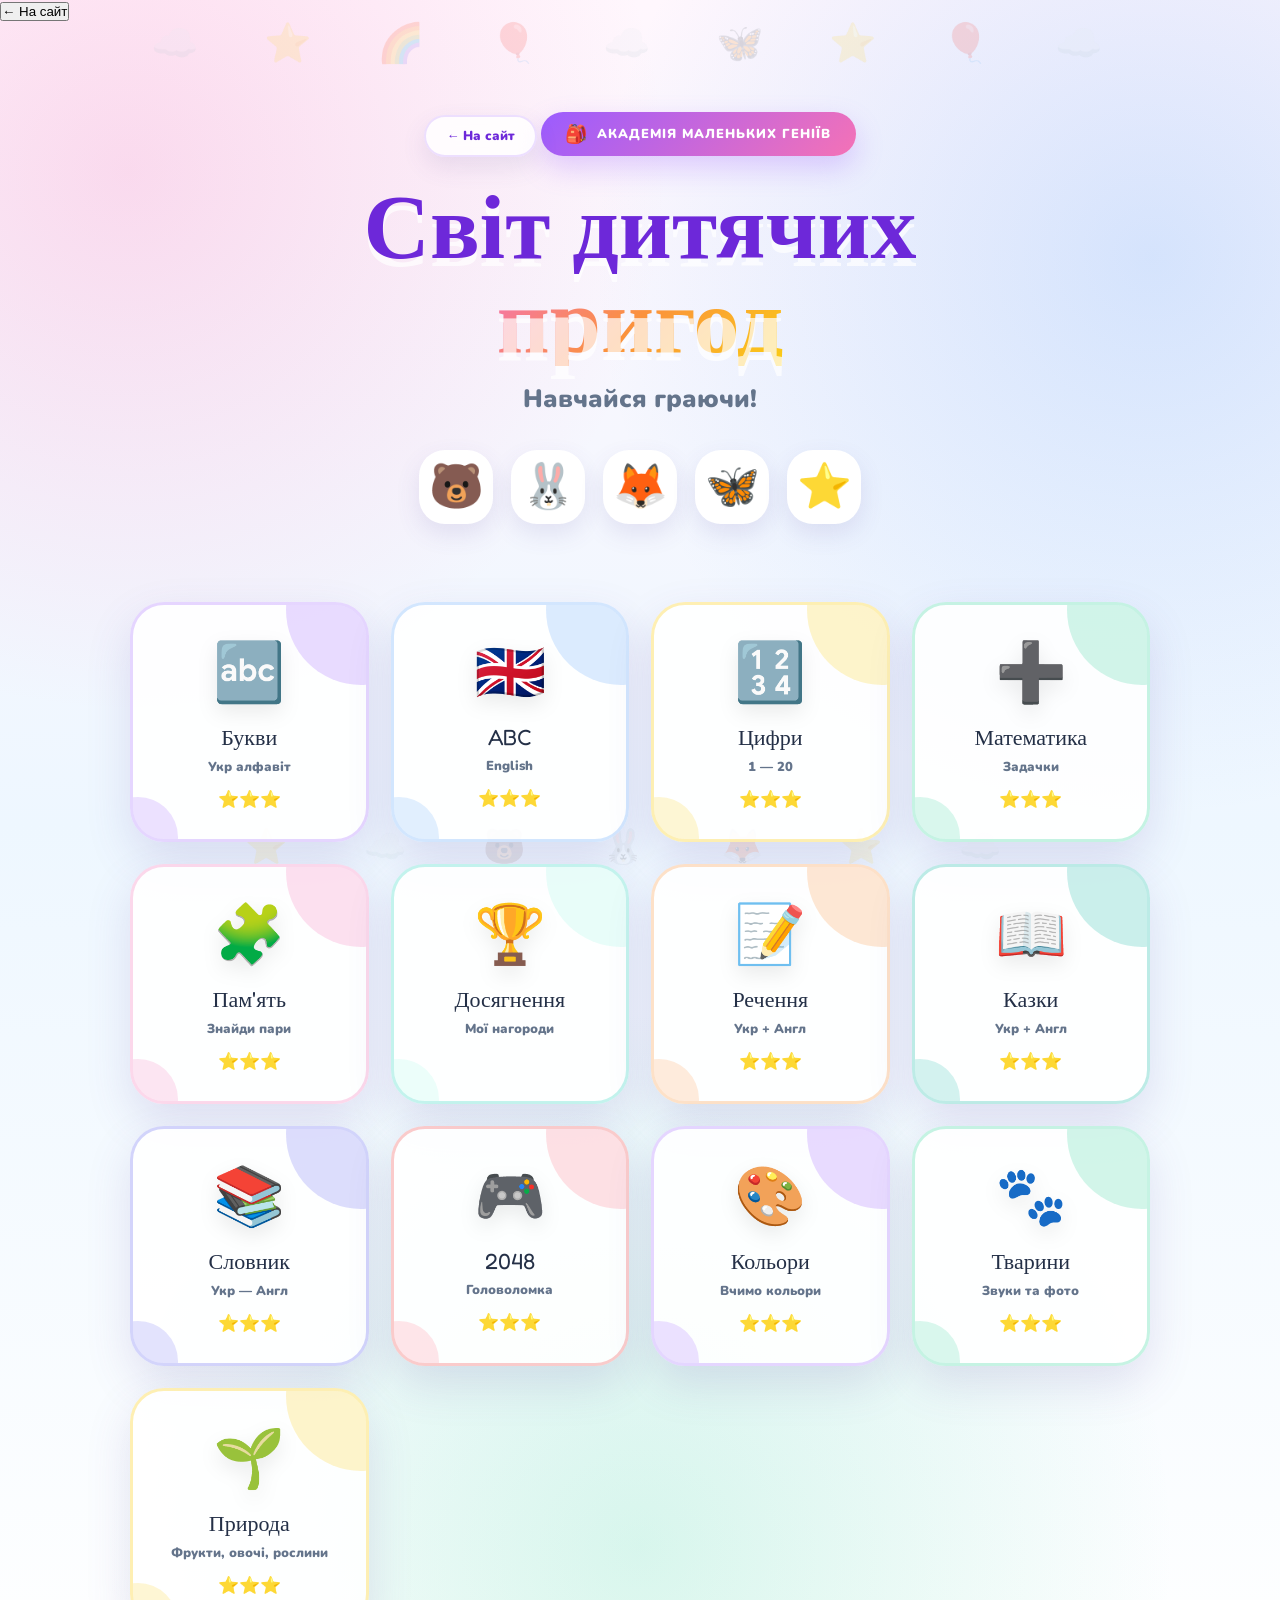
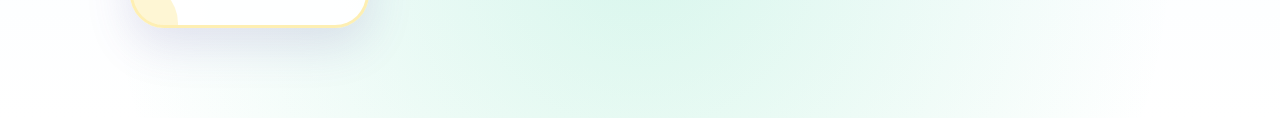
<file: games.html>
<!DOCTYPE html>
<html lang="uk">
<head>
  <meta charset="UTF-8">
  <meta name="viewport" content="width=device-width, initial-scale=1.0">
  <title>Дитяча Академія — Cherkasy Girls Club</title>
  <link href="https://fonts.googleapis.com/css2?family=Nunito:wght@400;600;700;800;900&family=Fredoka+One&display=swap" rel="stylesheet">
  <link rel="stylesheet" href="games.css">
</head>
<body>

<button class="back-home" onclick="goToSiteHome()">← На сайт</button>

<!-- ГОЛОВНИЙ ЕКРАН -->
<div id="mainScreen" class="screen active">
  <div class="stars-bg"></div>
  <div class="main-hero">
    <a href="index.html" class="site-link-btn">← На сайт</a>
    <div class="academy-badge">Академія маленьких геніїв</div>
    <h1 class="main-title">Світ дитячих<br><span>пригод</span></h1>
    <p class="main-sub">Навчайся граючи!</p>
    <div class="animals">
      <span class="animal a1">🐻</span>
      <span class="animal a2">🐰</span>
      <span class="animal a3">🦊</span>
      <span class="animal a4">🦋</span>
      <span class="animal a5">⭐</span>
    </div>
  </div>

  <div class="games-grid">
    <div class="game-card purple" onclick="openGame('alphabet-uk')">
      <div class="game-icon">🔤</div>
      <div class="game-title">Букви</div>
      <div class="game-sub">Укр алфавіт</div>
      <div class="game-stars" id="stars-alphabet-uk">⭐⭐⭐</div>
    </div>
    <div class="game-card blue" onclick="openGame('alphabet-en')">
      <div class="game-icon">🇬🇧</div>
      <div class="game-title">ABC</div>
      <div class="game-sub">English</div>
      <div class="game-stars" id="stars-alphabet-en">⭐⭐⭐</div>
    </div>
    <div class="game-card yellow" onclick="openGame('numbers')">
      <div class="game-icon">🔢</div>
      <div class="game-title">Цифри</div>
      <div class="game-sub">1 — 20</div>
      <div class="game-stars" id="stars-numbers">⭐⭐⭐</div>
    </div>
    <div class="game-card green" onclick="openGame('math')">
      <div class="game-icon">➕</div>
      <div class="game-title">Математика</div>
      <div class="game-sub">Задачки</div>
      <div class="game-stars" id="stars-math">⭐⭐⭐</div>
    </div>
    <div class="game-card pink" onclick="openGame('memory')">
      <div class="game-icon">🧩</div>
      <div class="game-title">Пам'ять</div>
      <div class="game-sub">Знайди пари</div>
      <div class="game-stars" id="stars-memory">⭐⭐⭐</div>
    </div>
    <div class="game-card mint" onclick="openGame('achievements')">
      <div class="game-icon">🏆</div>
      <div class="game-title">Досягнення</div>
      <div class="game-sub">Мої нагороди</div>
      <div class="game-stars"></div>
    </div>
    <div class="game-card orange" onclick="openGame('sentences')">
      <div class="game-icon">📝</div>
      <div class="game-title">Речення</div>
      <div class="game-sub">Укр + Англ</div>
      <div class="game-stars" id="stars-sentences">⭐⭐⭐</div>
    </div>
    <div class="game-card teal" onclick="openGame('tales')">
      <div class="game-icon">📖</div>
      <div class="game-title">Казки</div>
      <div class="game-sub">Укр + Англ</div>
      <div class="game-stars" id="stars-tales">⭐⭐⭐</div>
    </div>
    <div class="game-card indigo" onclick="openGame('dictionary')">
      <div class="game-icon">📚</div>
      <div class="game-title">Словник</div>
      <div class="game-sub">Укр — Англ</div>
      <div class="game-stars" id="stars-dictionary">⭐⭐⭐</div>
    </div>
    <div class="game-card red" onclick="openGame('game2048')">
      <div class="game-icon">🎮</div>
      <div class="game-title">2048</div>
      <div class="game-sub">Головоломка</div>
      <div class="game-stars" id="stars-game2048">⭐⭐⭐</div>
    </div>
    <div class="game-card purple" onclick="openGame('colors')">
      <div class="game-icon">🎨</div>
      <div class="game-title">Кольори</div>
      <div class="game-sub">Вчимо кольори</div>
      <div class="game-stars" id="stars-colors">⭐⭐⭐</div>
    </div>
    <div class="game-card green" onclick="openGame('animals')">
      <div class="game-icon">🐾</div>
      <div class="game-title">Тварини</div>
      <div class="game-sub">Звуки та фото</div>
      <div class="game-stars" id="stars-animals">⭐⭐⭐</div>
    </div>
    <div class="game-card yellow" onclick="openGame('plants')">
      <div class="game-icon">🌱</div>
      <div class="game-title">Природа</div>
      <div class="game-sub">Фрукти, овочі, рослини</div>
      <div class="game-stars" id="stars-plants">⭐⭐⭐</div>
    </div>
  </div>
</div>

<!-- ГРА: БУКВИ УКРАЇНСЬКІ -->
<div id="game-alphabet-uk" class="screen game-screen">
  <div class="game-header">
    <button class="back-btn" onclick="goHome()">←</button>
    <h2>Українські букви</h2>
    <div class="score-badge" id="score-alphabet-uk">0</div>
    <a href="index.html" class="game-site-link">На сайт →</a>
  </div>
  <div class="progress-bar"><div class="progress-fill" id="prog-alphabet-uk"></div></div>
  <div class="game-area" id="area-alphabet-uk"></div>
</div>

<!-- ГРА: ABC ENGLISH -->
<div id="game-alphabet-en" class="screen game-screen">
  <div class="game-header">
    <button class="back-btn" onclick="goHome()">←</button>
    <h2>English ABC</h2>
    <div class="score-badge" id="score-alphabet-en">0</div>
    <a href="index.html" class="game-site-link">На сайт →</a>
  </div>
  <div class="progress-bar"><div class="progress-fill" id="prog-alphabet-en"></div></div>
  <div class="game-area" id="area-alphabet-en"></div>
</div>

<!-- ГРА: ЦИФРИ -->
<div id="game-numbers" class="screen game-screen">
  <div class="game-header">
    <button class="back-btn" onclick="goHome()">←</button>
    <h2>Вивчаємо цифри</h2>
    <div class="score-badge" id="score-numbers">0</div>
    <a href="index.html" class="game-site-link">На сайт →</a>
  </div>
  <div class="progress-bar"><div class="progress-fill" id="prog-numbers"></div></div>
  <div class="game-area" id="area-numbers"></div>
</div>

<!-- ГРА: МАТЕМАТИКА -->
<div id="game-math" class="screen game-screen">
  <div class="game-header">
    <button class="back-btn" onclick="goHome()">←</button>
    <h2>Математика</h2>
    <div class="score-badge" id="score-math">0</div>
    <a href="index.html" class="game-site-link">На сайт →</a>
  </div>
  <div class="level-select" id="math-level-select">
    <button class="level-btn active" onclick="setMathLevel('add',this)">➕ Додавання</button>
    <button class="level-btn" onclick="setMathLevel('sub',this)">➖ Віднімання</button>
    <button class="level-btn" onclick="setMathLevel('mul',this)">✖ Множення</button>
    <button class="level-btn" onclick="setMathLevel('div',this)">➗ Ділення</button>
  </div>
  <div class="progress-bar"><div class="progress-fill" id="prog-math"></div></div>
  <div class="game-area" id="area-math"></div>
</div>

<!-- ГРА: ПАМ'ЯТЬ -->
<div id="game-memory" class="screen game-screen">
  <div class="game-header">
    <button class="back-btn" onclick="goHome()">←</button>
    <h2>Знайди пари</h2>
    <div class="score-badge" id="score-memory">0</div>
    <a href="index.html" class="game-site-link">На сайт →</a>
  </div>
  <div class="progress-bar"><div class="progress-fill" id="prog-memory"></div></div>
  <div class="game-area" id="area-memory"></div>
</div>

<!-- ДОСЯГНЕННЯ -->
<div id="game-achievements" class="screen game-screen">
  <div class="game-header">
    <button class="back-btn" onclick="goHome()">←</button>
    <h2>Мої досягнення</h2>
  </div>
  <div class="achievements-area" id="achievements-area"></div>
</div>

<!-- ГРА: РЕЧЕННЯ -->
<div id="game-sentences" class="screen game-screen">
  <div class="game-header">
    <button class="back-btn" onclick="goHome()">←</button>
    <h2>Склади речення</h2>
    <div class="score-badge" id="score-sentences">0</div>
    <a href="index.html" class="game-site-link">На сайт →</a>
  </div>
  <div class="level-select">
    <button class="level-btn active" onclick="setSentenceLang('uk',this)">🇺🇦 Українська</button>
    <button class="level-btn" onclick="setSentenceLang('en',this)">🇬🇧 English</button>
  </div>
  <div class="progress-bar"><div class="progress-fill" id="prog-sentences"></div></div>
  <div class="game-area" id="area-sentences"></div>
</div>

<!-- ГРА: КАЗКИ -->
<div id="game-tales" class="screen game-screen">
  <div class="game-header">
    <button class="back-btn" onclick="goHome()">←</button>
    <h2>Казки</h2>
    <div class="score-badge" id="score-tales">0</div>
    <a href="index.html" class="game-site-link">На сайт →</a>
  </div>
  <div class="level-select">
    <button class="level-btn active" onclick="setTaleLang('uk',this)">🇺🇦 Українська</button>
    <button class="level-btn" onclick="setTaleLang('en',this)">🇬🇧 English</button>
    <button class="level-btn" onclick="setTaleLang('nature',this)">🌿 Природа</button>
  </div>
  <div class="game-area" id="area-tales"></div>
</div>

<!-- ГРА: СЛОВНИК -->
<div id="game-dictionary" class="screen game-screen">
  <div class="game-header">
    <button class="back-btn" onclick="goHome()">←</button>
    <h2>Словник</h2>
    <div class="score-badge" id="score-dictionary">0</div>
    <a href="index.html" class="game-site-link">На сайт →</a>
  </div>
  <div class="level-select">
    <button class="level-btn active" onclick="setDictMode('learn',this)">📚 Вчити</button>
    <button class="level-btn" onclick="setDictMode('quiz',this)">🎯 Тест</button>
  </div>
  <div class="progress-bar"><div class="progress-fill" id="prog-dictionary"></div></div>
  <div class="game-area" id="area-dictionary"></div>
</div>

<!-- ГРА: 2048 -->
<div id="game-game2048" class="screen game-screen">
  <div class="game-header">
    <button class="back-btn" onclick="goHome()">←</button>
    <h2>2048</h2>
    <div class="score-badge" id="score-game2048">0</div>
    <a href="index.html" class="game-site-link">На сайт →</a>
  </div>
  <div class="game-area" id="area-game2048"></div>
</div>

<!-- ГРА: КОЛЬОРИ -->
<div id="game-colors" class="screen game-screen">
  <div class="game-header">
    <button class="back-btn" onclick="goHome()">←</button>
    <h2>Кольори</h2>
    <div class="score-badge" id="score-colors">0</div>
    <a href="index.html" class="game-site-link">На сайт →</a>
  </div>
  <div class="progress-bar"><div class="progress-fill" id="prog-colors"></div></div>
  <div class="game-area" id="area-colors"></div>
</div>

<!-- ГРА: ТВАРИНИ -->
<div id="game-animals" class="screen game-screen">
  <div class="game-header">
    <button class="back-btn" onclick="goHome()">←</button>
    <h2>Тварини</h2>
    <div class="score-badge" id="score-animals">0</div>
    <a href="index.html" class="game-site-link">На сайт →</a>
  </div>
  <div class="progress-bar"><div class="progress-fill" id="prog-animals"></div></div>
  <div class="game-area" id="area-animals"></div>
</div>

<!-- ГРА: ПРИРОДА -->
<div id="game-plants" class="screen game-screen">
  <div class="game-header">
    <button class="back-btn" onclick="goHome()">←</button>
    <h2>Природа</h2>
    <div class="score-badge" id="score-plants">0</div>
    <a href="index.html" class="game-site-link">На сайт →</a>
  </div>
  <div class="level-select" id="plants-level-select">
    <button class="level-btn active" onclick="setPlantsCategory('fruits',this)">🍎 Фрукти</button>
    <button class="level-btn" onclick="setPlantsCategory('vegetables',this)">🥕 Овочі</button>
    <button class="level-btn" onclick="setPlantsCategory('trees',this)">🌳 Дерева</button>
    <button class="level-btn" onclick="setPlantsCategory('flowers',this)">🌸 Квіти</button>
  </div>
  <div class="progress-bar"><div class="progress-fill" id="prog-plants"></div></div>
  <div class="game-area" id="area-plants"></div>
</div>

<!-- РЕЗУЛЬТАТ -->
<div id="resultOverlay" class="result-overlay hidden">
  <div class="result-box">
    <div class="result-emoji" id="resultEmoji">🎉</div>
    <h2 id="resultTitle">Чудово!</h2>
    <p id="resultText"></p>
    <div class="result-stars" id="resultStars"></div>
    <button class="btn-play-again" onclick="nextLevel()">Далі →</button>
    <button class="btn-home" onclick="goHome()">На головну</button>
  </div>
</div>

<script src="games.js"></script>
<script>
  function goToSiteHome() {
    window.location.href = "index.html";
  }
</script>
</body>
</html>
</file>
<file: games.css>
@import url('https://fonts.googleapis.com/css2?family=Nunito:wght@400;600;700;800;900&family=Fredoka+One&display=swap');

:root{
  --purple:#9b5cff;--purple-dark:#6d28d9;--blue:#60a5fa;--sky:#bae6fd;
  --yellow:#facc15;--orange:#fb923c;--green:#34d399;--mint:#99f6e4;
  --pink:#f472b6;--rose:#fbcfe8;--red:#fb7185;
  --bg:#fff7fd;--bg2:#eff6ff;--card:#ffffff;--text:#243047;--text2:#64748b;
  --shadow:0 18px 45px rgba(92,71,158,.15);--shadow2:0 10px 24px rgba(92,71,158,.12);
}
*{margin:0;padding:0;box-sizing:border-box;}
html{scroll-behavior:smooth;}
body{font-family:'Nunito',sans-serif;min-height:100vh;overflow-x:hidden;color:var(--text);background:radial-gradient(circle at 10% 10%,rgba(244,114,182,.22),transparent 28%),radial-gradient(circle at 90% 15%,rgba(96,165,250,.24),transparent 30%),radial-gradient(circle at 50% 90%,rgba(52,211,153,.18),transparent 32%),linear-gradient(180deg,#fff7fd 0%,#eef7ff 48%,#fff 100%);}
.stars-bg{position:fixed;inset:0;pointer-events:none;z-index:0;overflow:hidden;}
.stars-bg::before{content:"☁️ ⭐ 🌈 🎈 ☁️ 🦋 ⭐ 🎈 ☁️";position:absolute;top:18px;left:50%;transform:translateX(-50%);width:120%;text-align:center;font-size:38px;letter-spacing:28px;opacity:.16;white-space:nowrap;animation:cloudMove 18s linear infinite;}
.stars-bg::after{content:"⭐ ☁️ 🐻 🐰 🦊 ⭐ ☁️";position:absolute;bottom:30px;left:50%;transform:translateX(-50%);width:120%;text-align:center;font-size:34px;letter-spacing:34px;opacity:.13;white-space:nowrap;animation:cloudMoveReverse 22s linear infinite;}
@keyframes cloudMove{0%{transform:translateX(-55%);}100%{transform:translateX(-45%);}}
@keyframes cloudMoveReverse{0%{transform:translateX(-45%);}100%{transform:translateX(-55%);}}
.screen{display:none;min-height:100vh;position:relative;z-index:1;}
.screen.active{display:block;}
/* site-link on main screen */
.site-link-btn{display:inline-block;background:rgba(255,255,255,.85);color:var(--purple-dark);padding:10px 20px;border-radius:999px;text-decoration:none;font-size:13px;font-weight:900;backdrop-filter:blur(12px);border:2px solid rgba(155,92,255,.18);box-shadow:var(--shadow2);transition:.2s;margin-bottom:20px;font-family:'Nunito',sans-serif;}
.site-link-btn:hover{transform:translateY(-2px);background:#fff;}
.main-hero{text-align:center;padding:90px 20px 36px;position:relative;}
.academy-badge{display:inline-flex;align-items:center;gap:8px;background:linear-gradient(135deg,var(--purple),var(--pink));color:#fff;padding:10px 24px;border-radius:999px;font-size:13px;font-weight:900;letter-spacing:.08em;text-transform:uppercase;margin-bottom:22px;box-shadow:0 12px 28px rgba(155,92,255,.28);}
.academy-badge::before{content:"🎒";font-size:18px;}
.main-title{font-family:'Fredoka One',cursive;font-size:clamp(42px,8vw,92px);line-height:1.02;margin-bottom:16px;color:var(--purple-dark);text-shadow:0 8px 0 rgba(255,255,255,.7);}
.main-title span{display:inline-block;color:var(--pink);background:linear-gradient(135deg,var(--pink),var(--orange),var(--yellow));-webkit-background-clip:text;-webkit-text-fill-color:transparent;}
.main-sub{font-size:clamp(18px,3vw,25px);color:var(--text2);font-weight:900;margin:0 auto 34px;max-width:720px;}
.animals{display:flex;justify-content:center;gap:18px;font-size:44px;margin:22px 0 42px;}
.animal{width:74px;height:74px;display:flex;align-items:center;justify-content:center;border-radius:26px;background:#fff;box-shadow:var(--shadow2);animation:float 3s ease-in-out infinite;}
.a1{animation-delay:0s;}.a2{animation-delay:.4s;}.a3{animation-delay:.8s;}.a4{animation-delay:1.2s;}.a5{animation-delay:1.6s;}
@keyframes float{0%,100%{transform:translateY(0) rotate(-2deg);}50%{transform:translateY(-14px) rotate(3deg);}}
.games-grid{display:grid;grid-template-columns:repeat(auto-fit,minmax(190px,1fr));gap:22px;max-width:1060px;margin:0 auto;padding:0 20px 90px;}
.game-card{background:rgba(255,255,255,.9);border-radius:34px;padding:28px 20px;text-align:center;cursor:pointer;transition:.25s ease;border:3px solid transparent;position:relative;overflow:hidden;box-shadow:var(--shadow);min-height:190px;}
.game-card::before{content:"";position:absolute;width:150px;height:150px;border-radius:50%;top:-70px;right:-70px;opacity:.22;}
.game-card::after{content:"";position:absolute;width:80px;height:80px;border-radius:50%;bottom:-38px;left:-35px;opacity:.18;}
.game-card.purple{border-color:rgba(155,92,255,.25);}
.game-card.blue{border-color:rgba(96,165,250,.28);}
.game-card.yellow{border-color:rgba(250,204,21,.32);}
.game-card.green{border-color:rgba(52,211,153,.28);}
.game-card.pink{border-color:rgba(244,114,182,.28);}
.game-card.mint{border-color:rgba(45,212,191,.28);}
.game-card.orange{border-color:rgba(251,146,60,.28);}
.game-card.teal{border-color:rgba(20,184,166,.28);}
.game-card.indigo{border-color:rgba(99,102,241,.28);}
.game-card.red{border-color:rgba(239,68,68,.28);}
.game-card.purple::before,.game-card.purple::after{background:var(--purple);}
.game-card.blue::before,.game-card.blue::after{background:var(--blue);}
.game-card.yellow::before,.game-card.yellow::after{background:var(--yellow);}
.game-card.green::before,.game-card.green::after{background:var(--green);}
.game-card.pink::before,.game-card.pink::after{background:var(--pink);}
.game-card.mint::before,.game-card.mint::after{background:var(--mint);}
.game-card.orange::before,.game-card.orange::after{background:var(--orange);}
.game-card.teal::before,.game-card.teal::after{background:#14b8a6;}
.game-card.indigo::before,.game-card.indigo::after{background:#6366f1;}
.game-card.red::before,.game-card.red::after{background:var(--red);}
.game-card:hover{transform:translateY(-9px) scale(1.025);box-shadow:0 24px 55px rgba(92,71,158,.22);}
.game-icon{font-size:58px;margin-bottom:12px;display:block;position:relative;z-index:1;filter:drop-shadow(0 8px 10px rgba(0,0,0,.08));}
.game-title{font-family:'Fredoka One',cursive;font-size:22px;margin-bottom:7px;position:relative;z-index:1;color:var(--text);}
.game-sub{font-size:13px;color:var(--text2);margin-bottom:12px;font-weight:900;position:relative;z-index:1;}
.game-stars{font-size:17px;position:relative;z-index:1;}
.game-screen{padding:24px;}
.game-header{display:flex;align-items:center;gap:16px;margin-bottom:24px;}
.back-btn{width:54px;height:54px;border:none;border-radius:50%;cursor:pointer;background:linear-gradient(135deg,var(--purple),var(--pink));color:white;font-size:22px;font-weight:900;box-shadow:var(--shadow2);transition:.2s;}
.back-btn:hover{transform:scale(1.08);}
.game-header h2{flex:1;font-family:'Fredoka One',cursive;font-size:30px;color:var(--purple-dark);}
.score-badge{background:white;padding:12px 20px;border-radius:999px;font-size:20px;font-weight:900;box-shadow:var(--shadow2);}
.progress-bar{width:100%;height:18px;background:#e5e7eb;border-radius:999px;overflow:hidden;margin-bottom:25px;}
.progress-fill{height:100%;background:linear-gradient(90deg,var(--green),#84cc16);border-radius:999px;transition:.4s ease;}
.level-select{display:flex;flex-wrap:wrap;gap:10px;margin-bottom:25px;}
.level-btn{border:none;padding:10px 18px;border-radius:999px;cursor:pointer;font-weight:800;background:white;box-shadow:var(--shadow2);transition:.2s;font-family:'Nunito',sans-serif;}
.level-btn:hover{transform:translateY(-2px);}
.level-btn.active{background:linear-gradient(135deg,var(--purple),var(--pink));color:white;}
.game-area{max-width:1000px;margin:auto;}

/* LETTERS */
.letter-display{background:white;border-radius:35px;padding:40px;text-align:center;box-shadow:var(--shadow);}
.big-letter{font-family:'Fredoka One',cursive;font-size:clamp(80px,35vw,220px);line-height:1;background:linear-gradient(135deg,var(--purple),var(--pink));-webkit-background-clip:text;-webkit-text-fill-color:transparent;animation:letterPop .3s ease;}
@keyframes letterPop{from{transform:scale(.6);opacity:0;}to{transform:scale(1);opacity:1;}}
.letter-word{font-size:38px;font-weight:900;color:var(--purple-dark);margin-top:10px;}
.letter-emoji{font-size:80px;margin-top:20px;display:block;}
.letter-counter{margin-top:18px;font-size:18px;font-weight:800;color:var(--text2);}
.letter-nav{display:flex;justify-content:center;gap:15px;margin-top:25px;}
.nav-btn{border:none;padding:16px 30px;border-radius:20px;cursor:pointer;font-size:18px;font-weight:900;color:white;background:linear-gradient(135deg,var(--purple),var(--pink));transition:.2s;font-family:'Nunito',sans-serif;}
.nav-btn:hover{transform:scale(1.05);}
.nav-btn.secondary{background:linear-gradient(135deg,var(--blue),var(--mint));}

/* NUMBERS */
.number-display{background:white;border-radius:35px;padding:40px;text-align:center;box-shadow:var(--shadow);}
.big-number{font-family:'Fredoka One',cursive;font-size:clamp(80px,30vw,180px);line-height:1;background:linear-gradient(135deg,var(--yellow),var(--orange));-webkit-background-clip:text;-webkit-text-fill-color:transparent;}
.number-dots{display:flex;justify-content:center;flex-wrap:wrap;gap:10px;max-width:500px;margin:25px auto;}
.dot{width:42px;height:42px;border-radius:50%;background:linear-gradient(135deg,var(--yellow),var(--green));box-shadow:0 6px 12px rgba(0,0,0,.12);animation:dotAppear .25s ease;}
@keyframes dotAppear{from{transform:scale(.4);opacity:0;}to{transform:scale(1);opacity:1;}}

/* MATH */
.math-question{background:white;border-radius:35px;padding:40px;text-align:center;box-shadow:var(--shadow);margin-bottom:25px;}
.math-expr{font-family:'Fredoka One',cursive;font-size:80px;color:var(--purple-dark);margin-bottom:25px;}
.math-options{display:grid;grid-template-columns:1fr 1fr;gap:18px;}
.math-opt{border:none;border-radius:24px;cursor:pointer;padding:24px;font-size:36px;font-weight:900;background:#f8fafc;box-shadow:var(--shadow2);transition:.2s;font-family:'Fredoka One',cursive;}
.math-opt:hover{transform:translateY(-3px);}
.math-opt.correct{background:linear-gradient(135deg,var(--green),#84cc16);color:white;}
.math-opt.wrong{background:linear-gradient(135deg,var(--red),#ef4444);color:white;}

/* SENTENCES */
.sentence-card{background:white;border-radius:32px;padding:36px;text-align:center;margin-bottom:24px;box-shadow:var(--shadow);border:3px solid rgba(155,92,255,.15);transition:all .3s;}
.sentence-original{font-family:'Fredoka One',cursive;font-size:clamp(22px,4vw,32px);color:var(--purple-dark);margin-bottom:10px;line-height:1.3;}
.sentence-hint{font-size:15px;color:var(--text2);margin-bottom:20px;font-weight:700;}
.word-bank{display:flex;flex-wrap:wrap;gap:10px;justify-content:center;margin-bottom:20px;padding:8px;}
.word-chip{padding:12px 20px;border-radius:100px;background:white;border:2.5px solid rgba(155,92,255,.35);color:var(--purple-dark);font-size:clamp(16px,2.5vw,20px);font-weight:900;cursor:pointer;transition:all .2s;font-family:'Fredoka One',cursive;box-shadow:0 3px 10px rgba(155,92,255,.12);}
.word-chip:hover{background:linear-gradient(135deg,rgba(155,92,255,.15),rgba(244,114,182,.1));transform:scale(1.06) translateY(-2px);box-shadow:0 6px 16px rgba(155,92,255,.2);}
.word-chip.used{opacity:.2;pointer-events:none;transform:scale(.95);}
.sentence-builder{min-height:64px;background:linear-gradient(135deg,#f8f4ff,#fff);border-radius:18px;padding:12px 18px;display:flex;flex-wrap:wrap;gap:8px;align-items:center;margin-bottom:18px;border:2.5px dashed rgba(155,92,255,.3);}
.sentence-builder-placeholder{color:rgba(155,92,255,.4);font-size:14px;font-weight:700;}
.placed-word{padding:9px 18px;border-radius:100px;background:linear-gradient(135deg,var(--purple),var(--pink));color:#fff;font-size:clamp(15px,2.5vw,19px);font-weight:900;cursor:pointer;font-family:'Fredoka One',cursive;box-shadow:0 3px 10px rgba(155,92,255,.3);transition:all .2s;animation:popIn .2s ease;}
.placed-word:hover{transform:scale(1.05);opacity:.8;}
@keyframes popIn{from{transform:scale(.4);opacity:0;}to{transform:scale(1);opacity:1;}}
.check-sentence-btn{width:100%;padding:16px;border-radius:18px;background:linear-gradient(135deg,var(--green),#84cc16);border:none;color:#fff;font-size:clamp(17px,2.5vw,22px);font-weight:900;cursor:pointer;font-family:'Fredoka One',cursive;box-shadow:0 5px 18px rgba(52,211,153,.3);transition:all .2s;}
.check-sentence-btn:hover{transform:translateY(-2px);box-shadow:0 8px 24px rgba(52,211,153,.4);}

/* TALES */
.tale-card{background:white;border-radius:28px;padding:32px;margin-bottom:20px;box-shadow:var(--shadow);}
.tale-title{font-family:'Fredoka One',cursive;font-size:28px;margin-bottom:16px;color:var(--purple-dark);}
.tale-text{font-size:17px;line-height:1.85;color:var(--text2);font-weight:600;}
.tale-emoji{font-size:56px;text-align:center;display:block;margin-bottom:16px;}
.tale-nav{display:flex;gap:12px;margin-top:20px;justify-content:center;}
.tale-counter{text-align:center;color:var(--text2);font-size:14px;font-weight:800;margin-top:12px;}

/* DICTIONARY */
.dict-card{background:white;border-radius:32px;padding:40px;text-align:center;margin-bottom:20px;box-shadow:var(--shadow);}
.dict-uk{font-family:'Fredoka One',cursive;font-size:clamp(48px,8vw,72px);color:var(--purple-dark);display:block;margin-bottom:8px;}
.dict-en{font-size:28px;color:var(--blue);font-weight:900;display:block;margin-bottom:16px;}
.dict-emoji{font-size:72px;display:block;margin-bottom:16px;}
.dict-category{display:inline-block;background:linear-gradient(135deg,rgba(155,92,255,.12),rgba(244,114,182,.1));color:var(--purple-dark);padding:6px 18px;border-radius:100px;font-size:13px;font-weight:900;margin-bottom:20px;border:2px solid rgba(155,92,255,.2);}
.dict-quiz-opts{display:grid;grid-template-columns:1fr 1fr;gap:14px;}
.dict-opt{padding:18px;border-radius:20px;border:3px solid rgba(155,92,255,.2);background:white;color:var(--text);font-size:20px;font-weight:900;cursor:pointer;transition:all .2s;font-family:'Nunito',sans-serif;box-shadow:var(--shadow2);}
.dict-opt:hover{border-color:var(--purple);background:#f8f4ff;transform:translateY(-2px);}
.dict-opt.correct{background:linear-gradient(135deg,var(--green),#84cc16);border-color:var(--green);color:white;}
.dict-opt.wrong{background:linear-gradient(135deg,var(--red),#ef4444);border-color:var(--red);color:white;}

/* MEMORY */
.memory-grid{display:grid;gap:16px;margin-top:20px;}
.memory-grid.size-8,.memory-grid.size-12,.memory-grid.size-16{grid-template-columns:repeat(4,1fr);}
.memory-card{aspect-ratio:1;border-radius:24px;cursor:pointer;position:relative;overflow:hidden;transform-style:preserve-3d;transition:.3s;background:white;box-shadow:var(--shadow);}
.memory-card:hover{transform:translateY(-3px);}
.memory-card-front,.memory-card-back{position:absolute;inset:0;display:flex;align-items:center;justify-content:center;backface-visibility:hidden;}
.memory-card-front{background:linear-gradient(135deg,var(--purple),var(--pink));color:white;font-size:40px;}
.memory-card-back{background:white;transform:rotateY(180deg);font-size:52px;}
.memory-card.flipped{transform:rotateY(180deg);}
.memory-card.matched{border:4px solid var(--green);animation:matchedPulse .5s ease;}
@keyframes matchedPulse{0%{transform:scale(1);}50%{transform:scale(1.08);}100%{transform:scale(1);}}

/* ACHIEVEMENTS */
.achievements-area{max-width:1100px;margin:auto;padding-bottom:80px;}
.achievements-title{text-align:center;font-family:'Fredoka One',cursive;font-size:42px;color:var(--purple-dark);margin-bottom:25px;}
.achieve-grid{display:grid;grid-template-columns:repeat(auto-fit,minmax(220px,1fr));gap:20px;}
.achieve-card{background:white;border-radius:28px;padding:25px;text-align:center;box-shadow:var(--shadow);transition:.25s;}
.achieve-card:hover{transform:translateY(-5px);}
.achieve-card.unlocked{border:4px solid var(--yellow);background:linear-gradient(180deg,#fff,#fff7cc);}
.achieve-icon{font-size:60px;margin-bottom:12px;display:block;filter:grayscale(1);opacity:.35;}
.achieve-card.unlocked .achieve-icon{filter:none;opacity:1;}
.achieve-name{font-size:20px;font-weight:900;color:var(--purple-dark);margin-bottom:8px;}
.achieve-desc{font-size:14px;color:var(--text2);}

/* RESULT */
.result-overlay{position:fixed;inset:0;background:rgba(20,20,40,.65);backdrop-filter:blur(8px);display:flex;align-items:center;justify-content:center;z-index:9999;padding:20px;}
.result-overlay.hidden{display:none;}
.result-box{width:100%;max-width:520px;background:white;border-radius:40px;padding:40px;text-align:center;box-shadow:0 30px 70px rgba(0,0,0,.25);animation:popup .35s ease;}
@keyframes popup{from{opacity:0;transform:scale(.8);}to{opacity:1;transform:scale(1);}}
.result-emoji{font-size:90px;display:block;margin-bottom:15px;animation:bounceEmoji 1s ease infinite;}
@keyframes bounceEmoji{0%,100%{transform:translateY(0);}50%{transform:translateY(-10px);}}
.result-box h2{font-family:'Fredoka One',cursive;font-size:42px;color:var(--purple-dark);margin-bottom:10px;}
.result-box p{color:var(--text2);font-size:18px;margin-bottom:20px;}
.result-stars{font-size:42px;margin-bottom:25px;}
.btn-play-again{width:100%;border:none;border-radius:22px;padding:18px;cursor:pointer;font-size:20px;font-weight:900;color:white;background:linear-gradient(135deg,var(--purple),var(--pink));margin-bottom:12px;transition:.2s;font-family:'Nunito',sans-serif;}
.btn-play-again:hover{transform:translateY(-2px);}
.btn-home{width:100%;border:none;border-radius:22px;padding:18px;cursor:pointer;font-size:18px;font-weight:900;color:var(--purple-dark);background:#f8fafc;transition:.2s;font-family:'Nunito',sans-serif;}
.btn-home:hover{background:#eef2ff;}

/* 2048 */
.game2048-wrap{max-width:420px;margin:0 auto;}
.game2048-info{display:flex;justify-content:space-between;align-items:center;margin-bottom:20px;}
.game2048-best{font-size:15px;color:var(--text2);font-weight:900;}
.game2048-new{padding:10px 20px;border-radius:100px;background:linear-gradient(135deg,var(--purple),var(--pink));border:none;color:#fff;font-family:'Nunito',sans-serif;font-size:14px;font-weight:900;cursor:pointer;box-shadow:var(--shadow2);}
.board-2048{width:100%;max-width:420px;margin:20px auto;padding:12px;background:#bbada0;border-radius:24px;display:grid;grid-template-columns:repeat(4,1fr);gap:12px;box-shadow:0 20px 40px rgba(0,0,0,.15);}
.cell-2048-wrap{aspect-ratio:1;display:flex;justify-content:center;align-items:center;border-radius:14px;font-size:32px;font-weight:900;background:#cdc1b4;color:#776e65;transition:.2s;font-family:'Fredoka One',cursive;}
.c2{background:#eee4da;color:#776e65;}.c4{background:#ede0c8;color:#776e65;}.c8{background:#f2b179;color:white;}
.c16{background:#f59563;color:white;}.c32{background:#f67c5f;color:white;}.c64{background:#f65e3b;color:white;}
.c128{background:#edcf72;color:white;font-size:24px;}.c256{background:#edcc61;color:white;font-size:24px;}
.c512{background:#edc850;color:white;font-size:24px;}.c1024{background:#edc53f;color:white;font-size:20px;}
.c2048{background:#edc22e;color:white;font-size:20px;}

@media(max-width:700px){
  .main-hero{padding:76px 14px 30px;}
  .animals{gap:10px;font-size:30px;margin-bottom:30px;}
  .animal{width:54px;height:54px;border-radius:20px;}
  .games-grid{grid-template-columns:1fr 1fr;gap:14px;padding:0 14px 70px;}
  .game-card{min-height:165px;border-radius:26px;padding:22px 12px;}
  .game-icon{font-size:44px;}.game-title{font-size:18px;}.game-sub{font-size:11px;}
  .back-home{font-size:12px;padding:8px 13px;}
}
@media(max-width:768px){
  .game-screen{padding:14px;}
  .big-letter{font-size:130px;}.big-number{font-size:120px;}
  .math-expr{font-size:52px;}.math-options{grid-template-columns:1fr 1fr;}
  .math-opt{font-size:28px;padding:16px;}
  .letter-word{font-size:28px;}
  .game-header h2{font-size:22px;}
  .memory-grid.size-8,.memory-grid.size-12,.memory-grid.size-16{grid-template-columns:repeat(4,1fr);}
}

/* COLORS GAME */
.color-display{background:white;border-radius:32px;padding:40px;text-align:center;box-shadow:var(--shadow);margin-bottom:24px;}
.color-circle{width:clamp(140px,40vw,200px);height:clamp(140px,40vw,200px);border-radius:50%;margin:0 auto 24px;box-shadow:0 12px 40px rgba(0,0,0,.15);transition:transform .3s;animation:popIn .4s ease;}
.color-circle:hover{transform:scale(1.05);}
.color-name-uk{font-family:'Fredoka One',cursive;font-size:clamp(36px,8vw,56px);color:var(--purple-dark);margin-bottom:8px;}
.color-name-en{font-size:clamp(18px,4vw,26px);color:var(--text2);font-weight:700;}
.color-quiz-opts{display:grid;grid-template-columns:1fr 1fr;gap:14px;margin-top:20px;}
.color-opt{padding:16px;border-radius:18px;border:3px solid rgba(155,92,255,.2);background:white;cursor:pointer;transition:all .2s;font-family:'Fredoka One',cursive;font-size:clamp(16px,4vw,22px);box-shadow:var(--shadow2);display:flex;align-items:center;justify-content:center;gap:10px;}
.color-opt:hover{border-color:var(--purple);transform:translateY(-2px);}
.color-opt.correct{background:linear-gradient(135deg,var(--green),#84cc16);color:white;border-color:var(--green);}
.color-opt.wrong{background:linear-gradient(135deg,var(--red),#ef4444);color:white;border-color:var(--red);}
.color-dot{width:32px;height:32px;border-radius:50%;flex-shrink:0;}

/* ANIMALS GAME */
.animal-display{background:white;border-radius:32px;padding:32px;text-align:center;box-shadow:var(--shadow);margin-bottom:24px;}
.animal-img{font-size:clamp(80px,20vw,120px);display:block;margin:0 auto 16px;animation:popIn .4s ease;}
.animal-name-uk{font-family:'Fredoka One',cursive;font-size:clamp(32px,7vw,52px);color:var(--purple-dark);margin-bottom:6px;}
.animal-name-en{font-size:clamp(16px,3.5vw,24px);color:var(--text2);font-weight:700;margin-bottom:16px;}
.animal-sound-btn{display:inline-flex;align-items:center;gap:10px;padding:14px 28px;border-radius:100px;background:linear-gradient(135deg,var(--blue),#818cf8);color:white;border:none;font-family:'Fredoka One',cursive;font-size:clamp(16px,3.5vw,20px);cursor:pointer;box-shadow:var(--shadow2);transition:all .2s;margin-bottom:16px;}
.animal-sound-btn:hover{transform:scale(1.05);}
.animal-quiz-opts{display:grid;grid-template-columns:1fr 1fr;gap:12px;}
.animal-opt{padding:14px;border-radius:18px;border:3px solid rgba(155,92,255,.2);background:white;cursor:pointer;transition:all .2s;font-family:'Fredoka One',cursive;font-size:clamp(15px,3.5vw,20px);box-shadow:var(--shadow2);text-align:center;}
.animal-opt:hover{border-color:var(--purple);transform:translateY(-2px);}
.animal-opt.correct{background:linear-gradient(135deg,var(--green),#84cc16);color:white;border-color:var(--green);}
.animal-opt.wrong{background:linear-gradient(135deg,var(--red),#ef4444);color:white;border-color:var(--red);}

/* PLANTS GAME */
.plant-display{background:white;border-radius:32px;padding:32px;text-align:center;box-shadow:var(--shadow);margin-bottom:24px;}
.plant-img{font-size:clamp(80px,20vw,120px);display:block;margin:0 auto 16px;animation:popIn .4s ease;}
.plant-name-uk{font-family:'Fredoka One',cursive;font-size:clamp(30px,7vw,50px);color:var(--purple-dark);margin-bottom:6px;}
.plant-name-en{font-size:clamp(16px,3.5vw,22px);color:var(--text2);font-weight:700;margin-bottom:16px;}
.plant-fact{font-size:clamp(13px,3vw,16px);color:var(--text2);line-height:1.6;background:var(--bg2);border-radius:14px;padding:14px;margin-bottom:16px;font-weight:600;}

/* site link inside game header */
.game-site-link{font-size:12px;color:var(--text2);font-weight:700;text-decoration:none;opacity:.6;transition:.2s;white-space:nowrap;margin-left:auto;padding:6px 14px;border-radius:100px;border:1.5px solid rgba(155,92,255,.2);background:white;}
.game-site-link:hover{opacity:1;background:var(--rose);}
</file>
